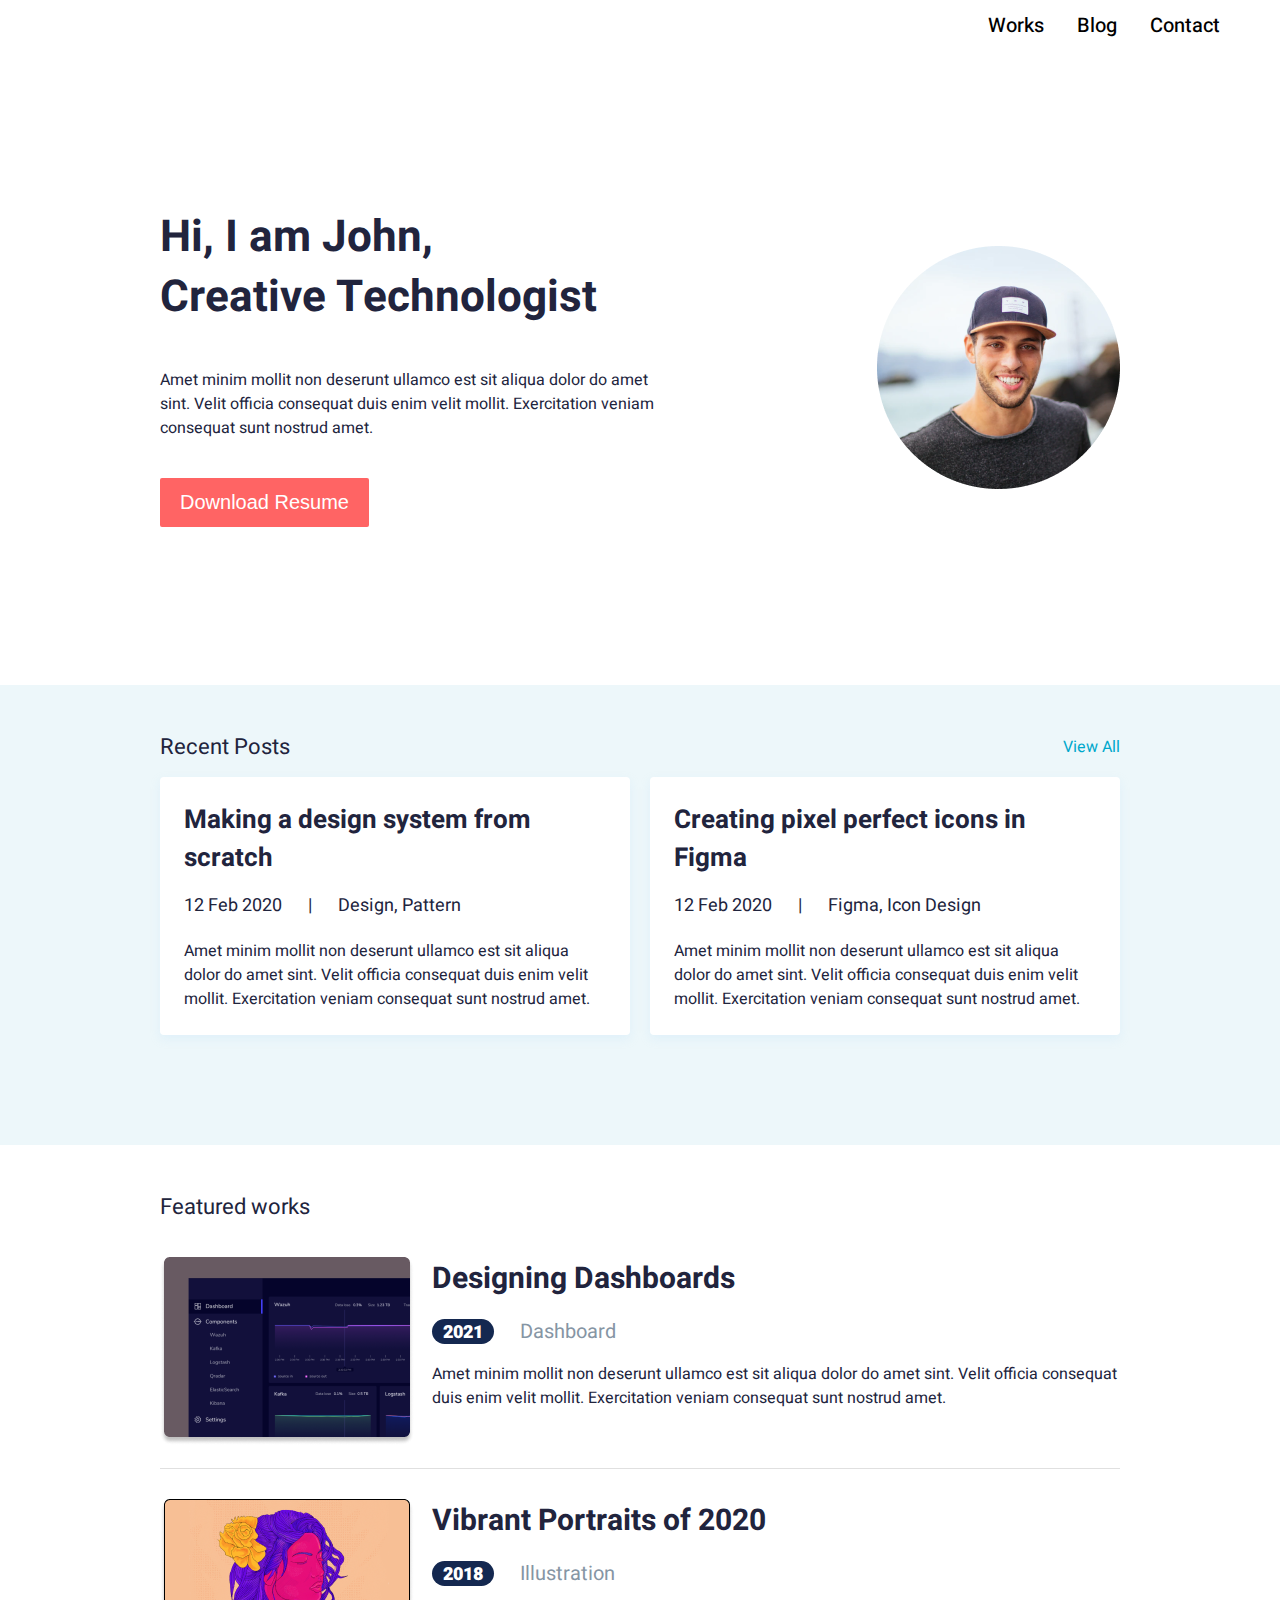
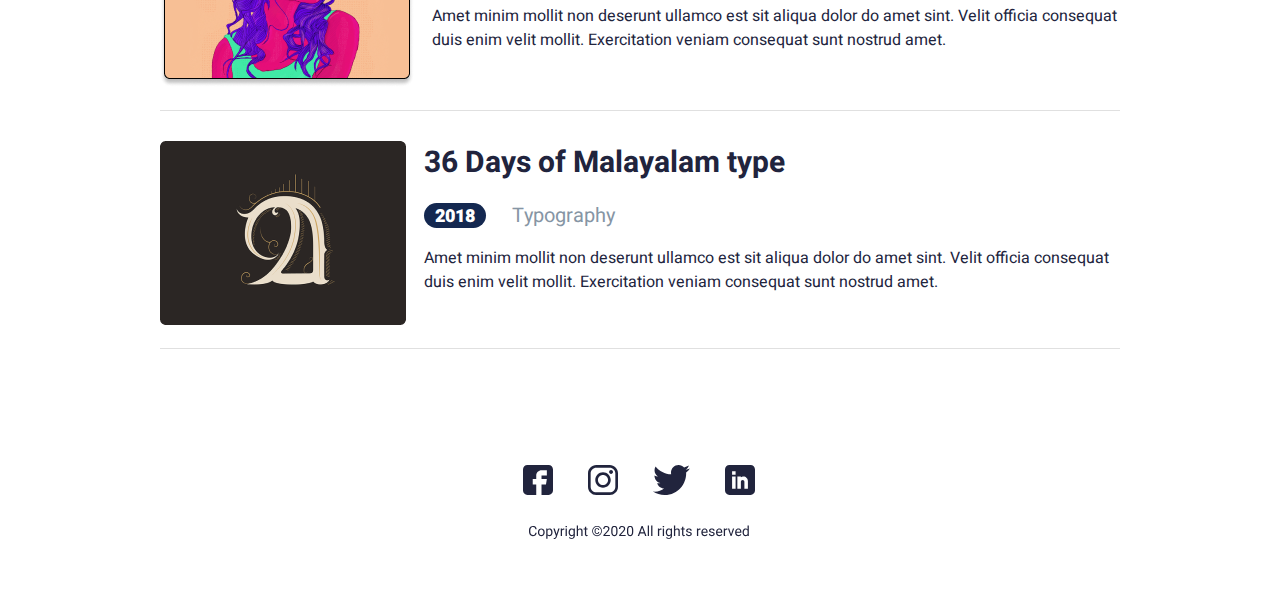
<file: index.html>
<!DOCTYPE html>
<html lang="en">
<head>
    <meta charset="UTF-8">
    <meta http-equiv="X-UA-Compatible" content="IE=edge">
    <meta name="viewport" content="width=device-width, initial-scale=1.0">
    <title>Waqar Hyder</title>
    <link rel="preconnect" href="https://fonts.googleapis.com">
    <link rel="preconnect" href="https://fonts.gstatic.com" crossorigin>
    <link href="https://fonts.googleapis.com/css2?family=Heebo:wght@400;500;700&display=swap" rel="stylesheet">
    <link rel="stylesheet" href="./css/styles.css">
</head>
<body>
    <header>
      <nav>
        <ul>
          <li>
            <a href="#">Works</a>
          </li>
          <li>
            <a href="#">Blog</a>
          </li>
          <li>
            <a href="#">Contact</a>
          </li>
        </ul>
      </nav>
    </header>
    <section class="hero-section">
      <div class="hero-inner">
        <div class="col-left">
          <h1>Hi, I am John,</h1>
           <h1> Creative Technologist</h1>
          <p>Amet minim mollit non deserunt ullamco est sit aliqua dolor do amet sint. Velit officia consequat duis enim velit mollit. Exercitation veniam consequat sunt nostrud amet.</p>
          <Button>Download Resume</Button>
        </div>
        <div class="col-right">
          <img src="./images/profile.png" alt="">
        </div>
      </div>
    </section>
    <section class="post-section">
      <div class="post-section-inner">
      <div class="post-header">
        <h2>Recent Posts</h2>
        <a href="#"> View All</a>
      </div>
      <div class="posts">
        <article class="post-item">
          <header>
            <h3  id="firstheading">Making a design system from scratch</h3> 
          </header>
          <div class="meta"><span>12 Feb 2020</span><span>|</span><span>Design, Pattern</span></div>
            <p>Amet minim mollit non deserunt ullamco est sit aliqua dolor do amet sint. Velit officia consequat duis enim velit mollit. Exercitation veniam consequat sunt nostrud amet.</p> 
        </article>
        <article class="post-item">
          <header>
            <h3  id="firstheading">Creating pixel perfect icons in Figma</h3> 
          </header>
          <div class="meta"><span>12 Feb 2020</span><span>|</span><span>Figma, Icon Design </span></div>
            <p>Amet minim mollit non deserunt ullamco est sit aliqua dolor do amet sint. Velit officia consequat duis enim velit mollit. Exercitation veniam consequat sunt nostrud amet.</p> 
        </article>
      </div>
    </div>

    </section>
    <section class="featured-section">
      <div class="featured-section-inner">
        <div class="fs-header">
          <h2> Featured works</h2>
        </div>
        <div class="fs-list">
          <div class="fs-item">
          <div class="fs-item-left">
            <img src="./images/fs1.png" alt="Featured Image">
          </div>
          <div class="fs-item-right">
            <h3>Designing Dashboards</h3>
            <div class="item-meta">
              <div class="badge">2021</div>
              <div class="category">Dashboard</div>
            </div>
            <div class="description">
              Amet minim mollit non deserunt ullamco est sit aliqua dolor do amet sint. Velit officia consequat duis enim velit mollit. Exercitation veniam consequat sunt nostrud amet.
            </div>
          </div>
            
          </div>
          <div class="fs-item">
            <div class="fs-item-left">
              <img src="./images/fs2.png" alt="Featured Image">
            </div>
            <div class="fs-item-right">
              <h3>Vibrant Portraits of 2020</h3>
              <div class="item-meta">
                <div class="badge">2018</div>
                <div class="category">Illustration</div>
              </div>
              <div class="description">
                Amet minim mollit non deserunt ullamco est sit aliqua dolor do amet sint. Velit officia consequat duis enim velit mollit. Exercitation veniam consequat sunt nostrud amet.
              </div>
            </div>
              
            </div>
            <div class="fs-item">
              <div class="fs-item-left">
                <img src="./images/fs3.png" alt="Featured Image">
              </div>
              <div class="fs-item-right">
                <h3>36 Days of Malayalam type</h3>
                <div class="item-meta">
                  <div class="badge">2018</div>
                  <div class="category">Typography</div>
                </div>
                <div class="description">
                  Amet minim mollit non deserunt ullamco est sit aliqua dolor do amet sint. Velit officia consequat duis enim velit mollit. Exercitation veniam consequat sunt nostrud amet.
                </div>
              </div>
                
              </div>
        </div>
      </div>
    </section>
    <section class="footer">
      <img src="./images/Footer.svg" alt="">
    </section>
</body>
</html>
</file>
<file: css/styles.css>
html, body{
    font-family: 'Heebo', sans-serif;
    margin: 0;
    padding: 0;
    /* background-color: #E5E5E5; */
}
header nav{
    height: 50px;
    background-color: #fff;
    display: flex;
    justify-content: flex-end;
    padding-right: 60px;
}

header nav ul{
    margin: 0;
    display: flex;
    align-items: center;
    gap: 33px;
}
header nav li{
    list-style: none;
}
header nav li a{
    text-decoration: none;
    font-weight: 500;
font-size: 20px;
line-height: 29px;
text-align: right;

color: #000000;
}
/* hero section */
.hero-section{
    background-color: #fff;
}
h1, h2, h3, h4, p{ 
    margin: 0;
}
.hero-section .hero-inner{
    max-width: 960px;
    margin: 0 auto;
   padding: 158px 0;
   display: flex;
   align-items: center;
}
.hero-section .hero-inner .col-left{
    max-width: 497px;
}
.hero-section .hero-inner .col-left h1{
font-weight: 700;
font-size: 44px;
line-height: 60px;
/* or 136% */


/* Dark Color */

color: #21243D;}
.hero-section .hero-inner .col-left p{
    margin-top: 40px;
    font-weight: 400;
font-size: 16px;
line-height: 24px;

/* Dark Color */

color: #21243D;
}
.hero-section .hero-inner .col-left button{
    margin-top: 38px;
    background: #FF6464;
    border-radius: 2px;
    color: white;
    padding: 10px 20px;
    text-align: center;
    max-width: fit-content;
    font-weight: 500;
    font-size: 20px;
    border: #FF6464;
    line-height: 29px;
  
    color: #FFFFFF;
}

.hero-section .hero-inner .col-right{
    flex: 1;
    display: flex;
    justify-content: flex-end;
    align-items: center;
}
.post-section{
    height: 396px;
left: 0px;
top: 595px;

background: #EDF7FA;
padding: 32px 0;
}
.post-section-inner{
    max-width: 960px;
    margin: 0 auto;
}
.post-section .post-header h2{
    font-weight: 400;
font-size: 22px;
line-height: 60px;

/* Dark Color */

color: #21243D;
}
.post-header{
    display: flex;
    align-items: center;
    justify-content: space-between;
}
.post-header a{
    text-decoration: none;
    font-weight: 400;
font-size: 16px;
line-height: 24px;
text-align: right;

/* Secondry */

color: #00A8CC;
}
.posts{
    display: flex;
    gap: 20px;
}
.posts .post-item{
    background: #FFFFFF;
    box-shadow: 0px 4px 10px rgba(187, 225, 250, 0.25);
    border-radius: 4px;
    padding: 24px;
}
.posts .post-item #firstheading{ 
    font-weight: 700;
font-size: 26px;
line-height: 38px;
color: #21243D;
margin-bottom: 16px;
}
.posts .post-item .meta{
    font-weight: 400;
font-size: 18px;
line-height: 26px;

/* Dark Color */

color: #21243D;
display: flex;
gap: 26px;
align-items: center;
margin-bottom: 20px;
}
.posts .post-item p{
    font-weight: 400;
font-size: 16px;
line-height: 24px;

/* Dark Color */

color: #21243D;
}
.featured-section{
   background-color:#fff; 
   padding: 32px 0;
}
.featured-section-inner{
    max-width: 960px;
    margin: 0 auto;
}
.featured-section-inner .fs-header h2{
font-weight: 400;
font-size: 22px;
line-height: 60px;
color: #21243D;
margin-bottom: 20px;
}
.featured-section-inner .fs-list .fs-item {
    display: flex;
    gap: 18px;
    padding-bottom: 16px;
    margin-bottom: 30px;
    border-bottom: 1px solid #E0E0E0;
}
.fs-list .fs-item h3{
    font-weight: 700;
font-size: 30px;
line-height: 44px;
/* identical to box height */


/* Dark Color */

color: #21243D;
margin-bottom: 16px;
}
.fs-item-right .item-meta{
    display: flex;
    align-items: center;
    gap: 26px;
}
.fs-item-right .item-meta .badge{
width: 62px;
height: 25px;
background: #142850;
border-radius: 16px;
font-weight: 900;
font-size: 18px;
color: #FFFFFF;
text-align: center;
}
.fs-item-right .item-meta .category{
    font-weight: 400;
font-size: 20px;
line-height: 29px;
color: #8695A4;
}
.fs-item-right .description{
    margin-top: 16px;
    font-weight: 400;
font-size: 16px;
line-height: 24px;

/* Dark Color */

color: #21243D;
}
.footer{
    background-color: #fff;
    max-width: 960px;
    margin: 0 auto;
    display: flex;
    height: 182px;
    align-items: center;
    justify-content: center;
}
@media  all and (max-width:600px) {
    .hero-section .hero-inner{
        flex-direction: column-reverse;
    }
    .hero-section .hero-inner .col-right {
        margin-bottom: 30px;
    }
    .hero-section .hero-inner .col-left {
        text-align: center;
        margin: 0 20px;
    }
    .hero-section .hero-inner .col-left button{
        margin-left: auto;
        margin-right: auto;
    }
    
}
</file>
